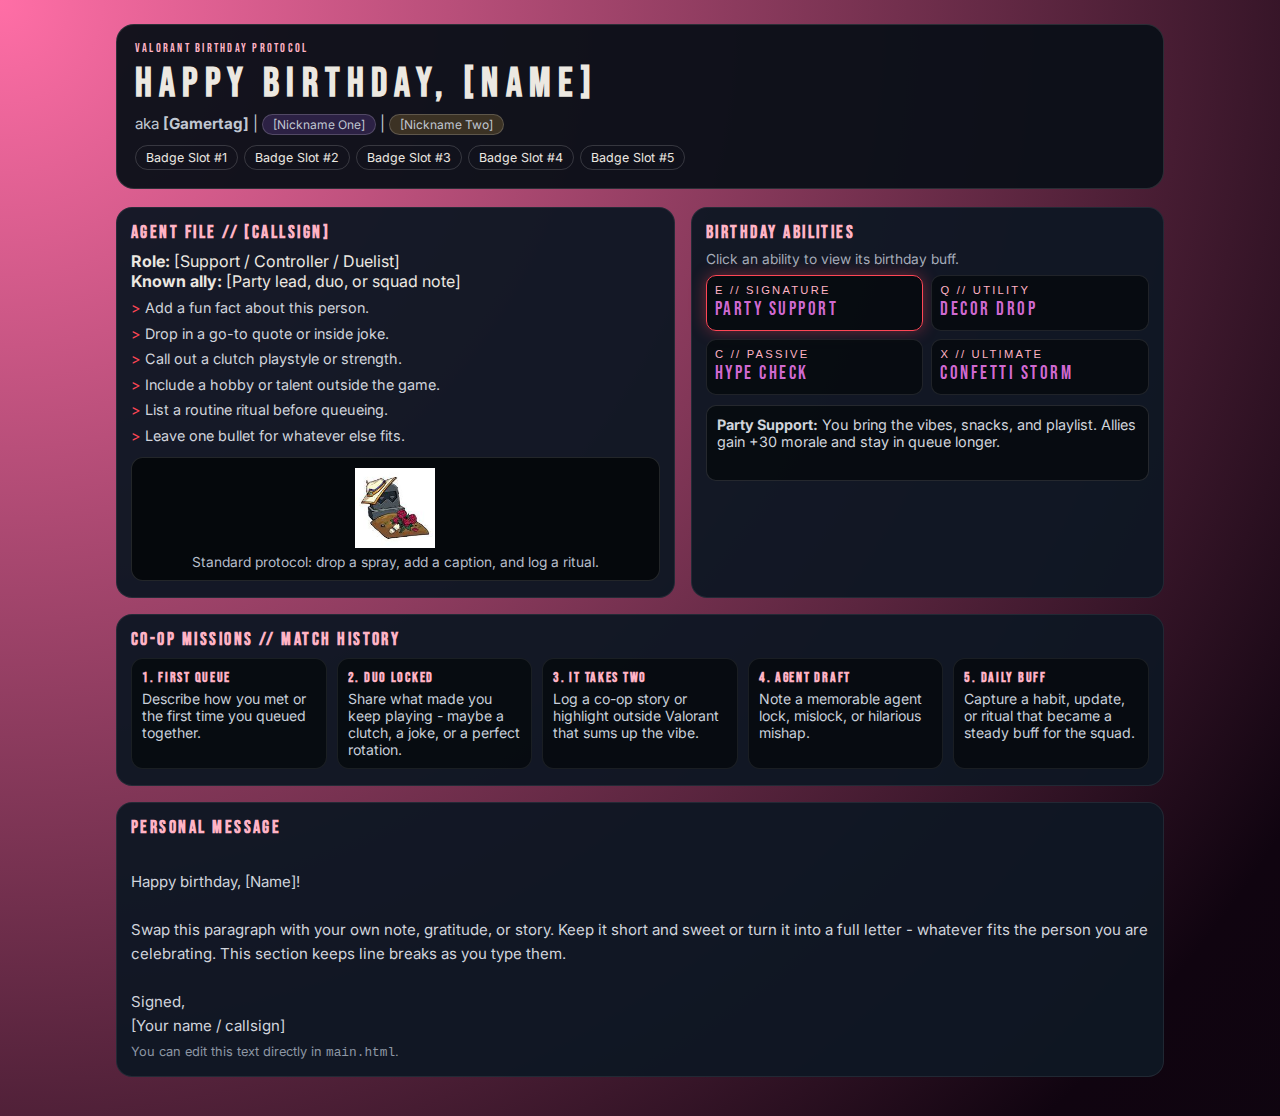
<file: main.html>
<!DOCTYPE html>
<html lang="en">
<head>
  <meta charset="UTF-8" />
  <title>Valorant Birthday Template</title>
  <meta name="viewport" content="width=device-width, initial-scale=1.0" />
  <link href="https://fonts.googleapis.com/css2?family=Bebas+Neue&family=Inter:wght@300;400;600;700&display=swap" rel="stylesheet" />
  <link rel="stylesheet" href="main.css" />
</head>
<body class="main-body">
  <audio id="bg-music" src="assets/ambient.mp3" loop autoplay></audio>

  <div class="page-shell">
    <header class="hero">
      <div class="hero-top">
        <div class="hero-tag">Valorant Birthday Protocol</div>
        <h1>Happy Birthday, [Name]</h1>
        <p class="hero-sub">
          aka <strong>[Gamertag]</strong> | <span class="pill pill-purple">[Nickname One]</span>
          | <span class="pill pill-gold">[Nickname Two]</span>
        </p>
      </div>
      <div class="hero-badges">
        <span class="badge">Badge Slot #1</span>
        <span class="badge">Badge Slot #2</span>
        <span class="badge">Badge Slot #3</span>
        <span class="badge">Badge Slot #4</span>
        <span class="badge">Badge Slot #5</span>
      </div>
    </header>

    <main class="main-grid">
      <!-- Left column: Agent file + abilities -->
      <section class="panel panel-agent">
        <h2>Agent File // [CALLSIGN]</h2>
        <p><strong>Role:</strong> [Support / Controller / Duelist]</p>
        <p><strong>Known ally:</strong> [Party lead, duo, or squad note]</p>

        <ul class="agent-list">
          <li>Add a fun fact about this person.</li>
          <li>Drop in a go-to quote or inside joke.</li>
          <li>Call out a clutch playstyle or strength.</li>
          <li>Include a hobby or talent outside the game.</li>
          <li>List a routine ritual before queueing.</li>
          <li>Leave one bullet for whatever else fits.</li>
        </ul>

        <div class="spray-box">
          <img src="assets/rip_cypher.jpeg" alt="Spray placeholder" />
          <p>Standard protocol: drop a spray, add a caption, and log a ritual.</p>
        </div>
      </section>

      <section class="panel panel-abilities">
        <h2>Birthday Abilities</h2>
        <p class="light-text">Click an ability to view its birthday buff.</p>

        <div class="ability-row">
          <button class="ability-card active" data-ability="signature">
            <span class="ability-short">E // Signature</span>
            <span class="ability-name">Party Support</span>
          </button>
          <button class="ability-card" data-ability="utility">
            <span class="ability-short">Q // Utility</span>
            <span class="ability-name">Decor Drop</span>
          </button>
          <button class="ability-card" data-ability="passive">
            <span class="ability-short">C // Passive</span>
            <span class="ability-name">Hype Check</span>
          </button>
          <button class="ability-card" data-ability="ultimate">
            <span class="ability-short">X // Ultimate</span>
            <span class="ability-name">Confetti Storm</span>
          </button>
        </div>

        <div class="ability-detail" id="ability-detail"></div>
      </section>

      <!-- Memory cards row -->
      <section class="panel panel-memories">
        <h2>Co-op Missions // Match History</h2>
        <div class="memory-grid">
          <article class="memory-card">
            <h3>1. First Queue</h3>
            <p>Describe how you met or the first time you queued together.</p>
          </article>

          <article class="memory-card">
            <h3>2. Duo Locked</h3>
            <p>Share what made you keep playing - maybe a clutch, a joke, or a perfect rotation.</p>
          </article>

          <article class="memory-card">
            <h3>3. It Takes Two</h3>
            <p>Log a co-op story or highlight outside Valorant that sums up the vibe.</p>
          </article>

          <article class="memory-card">
            <h3>4. Agent Draft</h3>
            <p>Note a memorable agent lock, mislock, or hilarious mishap.</p>
          </article>

          <article class="memory-card">
            <h3>5. Daily Buff</h3>
            <p>Capture a habit, update, or ritual that became a steady buff for the squad.</p>
          </article>
        </div>
      </section>

      <!-- Letter -->
      <section class="panel panel-letter">
        <h2>Personal Message</h2>
        <p class="letter" id="letter-text">
          Happy birthday, [Name]!

          Swap this paragraph with your own note, gratitude, or story. Keep it short and sweet or turn it into a full letter - whatever fits the person you are celebrating. This section keeps line breaks as you type them.

          Signed,
          [Your name / callsign]
        </p>
        <p class="letter-note">You can edit this text directly in <code>main.html</code>.</p>
      </section>
    </main>
  </div>

  <script src="main.js"></script>
</body>
</html>
</file>
<file: main.css>
* {
  margin: 0;
  padding: 0;
  box-sizing: border-box;
}

.main-body {
  min-height: 100vh;
  font-family: "Inter", system-ui, sans-serif;
  color: #ece8e1;
  background: radial-gradient(circle at top left, #ff6ea6 0, #100410 45%, #05080c 100%);
  background-size: 200% 200%;
  animation: heroGradient 16s ease-in-out infinite;
}

.page-shell {
  max-width: 1080px;
  margin: 0 auto;
  padding: 24px 16px 40px;
}

/* Hero */

.hero {
  padding: 16px 18px 18px;
  border-radius: 18px;
  background: rgba(10, 16, 24, 0.96);
  border: 1px solid rgba(255, 255, 255, 0.12);
  margin-bottom: 18px;
}

.hero-tag {
  font-family: "Bebas Neue", sans-serif;
  letter-spacing: 0.18em;
  font-size: 0.78rem;
  text-transform: uppercase;
  color: #ffb3c5;
}

.hero h1 {
  font-family: "Bebas Neue", sans-serif;
  font-size: 2.5rem;
  letter-spacing: 0.18em;
  margin-top: 4px;
}

.hero-sub {
  margin-top: 6px;
  font-size: 0.95rem;
  color: #c0c7d2;
}

.pill {
  display: inline-flex;
  align-items: center;
  padding: 2px 10px;
  border-radius: 999px;
  font-size: 0.75rem;
  border: 1px solid rgba(255, 255, 255, 0.18);
}

.pill-purple {
  background: rgba(165, 105, 255, 0.18);
}

.pill-gold {
  background: rgba(255, 200, 80, 0.18);
}

.hero-badges {
  margin-top: 10px;
  display: flex;
  flex-wrap: wrap;
  gap: 6px;
}

.badge {
  padding: 4px 10px;
  border-radius: 999px;
  border: 1px solid rgba(255, 255, 255, 0.16);
  font-size: 0.78rem;
}

/* Main grid */

.main-grid {
  display: grid;
  grid-template-columns: 1.3fr 1.1fr;
  grid-template-rows: auto auto;
  gap: 16px;
  margin-top: 18px;
}

.panel {
  background: rgba(15, 23, 35, 0.96);
  border-radius: 16px;
  border: 1px solid rgba(255, 255, 255, 0.08);
  padding: 14px 14px 16px;
}

.panel h2 {
  font-family: "Bebas Neue", sans-serif;
  letter-spacing: 0.14em;
  text-transform: uppercase;
  font-size: 1.1rem;
  color: #ffb3c5;
  margin-bottom: 8px;
}

.panel-agent {
  grid-row: 1 / 2;
}

.panel-abilities {
  grid-row: 1 / 2;
}

.panel-memories {
  grid-column: 1 / 3;
}

.panel-letter {
  grid-column: 1 / 3;
}

.agent-list {
  list-style: none;
  margin-top: 6px;
  font-size: 0.9rem;
  color: #d0d4dc;
  line-height: 1.5;
}

.agent-list li + li {
  margin-top: 4px;
}

.agent-list li::before {
  content: "> ";
  color: #ff4655;
}

.spray-box {
  margin-top: 10px;
  padding: 10px;
  border-radius: 12px;
  background: rgba(5, 8, 12, 0.98);
  border: 1px solid rgba(255, 255, 255, 0.12);
  text-align: center;
  font-size: 0.86rem;
  color: #b7becb;
}

.spray-box img {
  max-width: 80px;
  display: block;
  margin: 0 auto 6px;
}

/* Abilities */

.light-text {
  font-size: 0.86rem;
  color: #a5adba;
  margin-bottom: 8px;
}

.ability-row {
  display: grid;
  grid-template-columns: repeat(2, minmax(0, 1fr));
  gap: 8px;
}

.ability-card {
  background: rgba(7, 11, 17, 0.96);
  border-radius: 10px;
  border: 1px solid rgba(255, 255, 255, 0.1);
  padding: 8px 8px 9px;
  cursor: pointer;
  display: flex;
  flex-direction: column;
  align-items: flex-start;
  gap: 2px;
}

.ability-card.active {
  border-color: #ff4655;
  box-shadow: 0 0 16px rgba(255, 70, 85, 0.4);
}

.ability-short {
  font-size: 0.7rem;
  text-transform: uppercase;
  letter-spacing: 0.2em;
  color: #ffb3c5;
}

.ability-name {
  font-family: "Bebas Neue", sans-serif;
  letter-spacing: 0.13em;
  font-size: 1.2rem;
  color: rgba(214, 109, 215, 0.98);
}

.ability-detail {
  margin-top: 10px;
  padding: 10px;
  border-radius: 10px;
  border: 1px solid rgba(255, 255, 255, 0.12);
  background: rgba(7, 11, 17, 0.96);
  font-size: 0.9rem;
  color: #d0d4dc;
  min-height: 76px;
}

/* Memories */

.memory-grid {
  display: grid;
  grid-template-columns: repeat(auto-fit, minmax(180px, 1fr));
  gap: 10px;
}

.memory-card {
  background: rgba(7, 11, 17, 0.96);
  border-radius: 12px;
  padding: 10px;
  border: 1px solid rgba(255, 255, 255, 0.08);
  font-size: 0.88rem;
  color: #c8cfda;
}

.memory-card h3 {
  font-family: "Bebas Neue", sans-serif;
  letter-spacing: 0.12em;
  text-transform: uppercase;
  font-size: 0.9rem;
  margin-bottom: 4px;
  color: #ffb3c5;
}

.memory-card img {
  margin: 6px 0;
  width: 100%;
  border-radius: 10px;
}

/* Letter */

.letter {
  font-size: 0.94rem;
  line-height: 1.6;
  color: #d0d4dc;
  white-space: pre-line;
}

.letter-note {
  margin-top: 6px;
  font-size: 0.8rem;
  color: #8e97a5;
}

@media (max-width: 800px) {
  .main-grid {
    grid-template-columns: 1fr;
  }
  .panel-agent,
  .panel-abilities,
  .panel-memories,
  .panel-letter {
    grid-column: 1 / 2;
  }
}

@keyframes heroGradient {
  0% {
    background-position: 0% 30%;
  }
  50% {
    background-position: 80% 70%;
  }
  100% {
    background-position: 0% 30%;
  }
}
</file>
